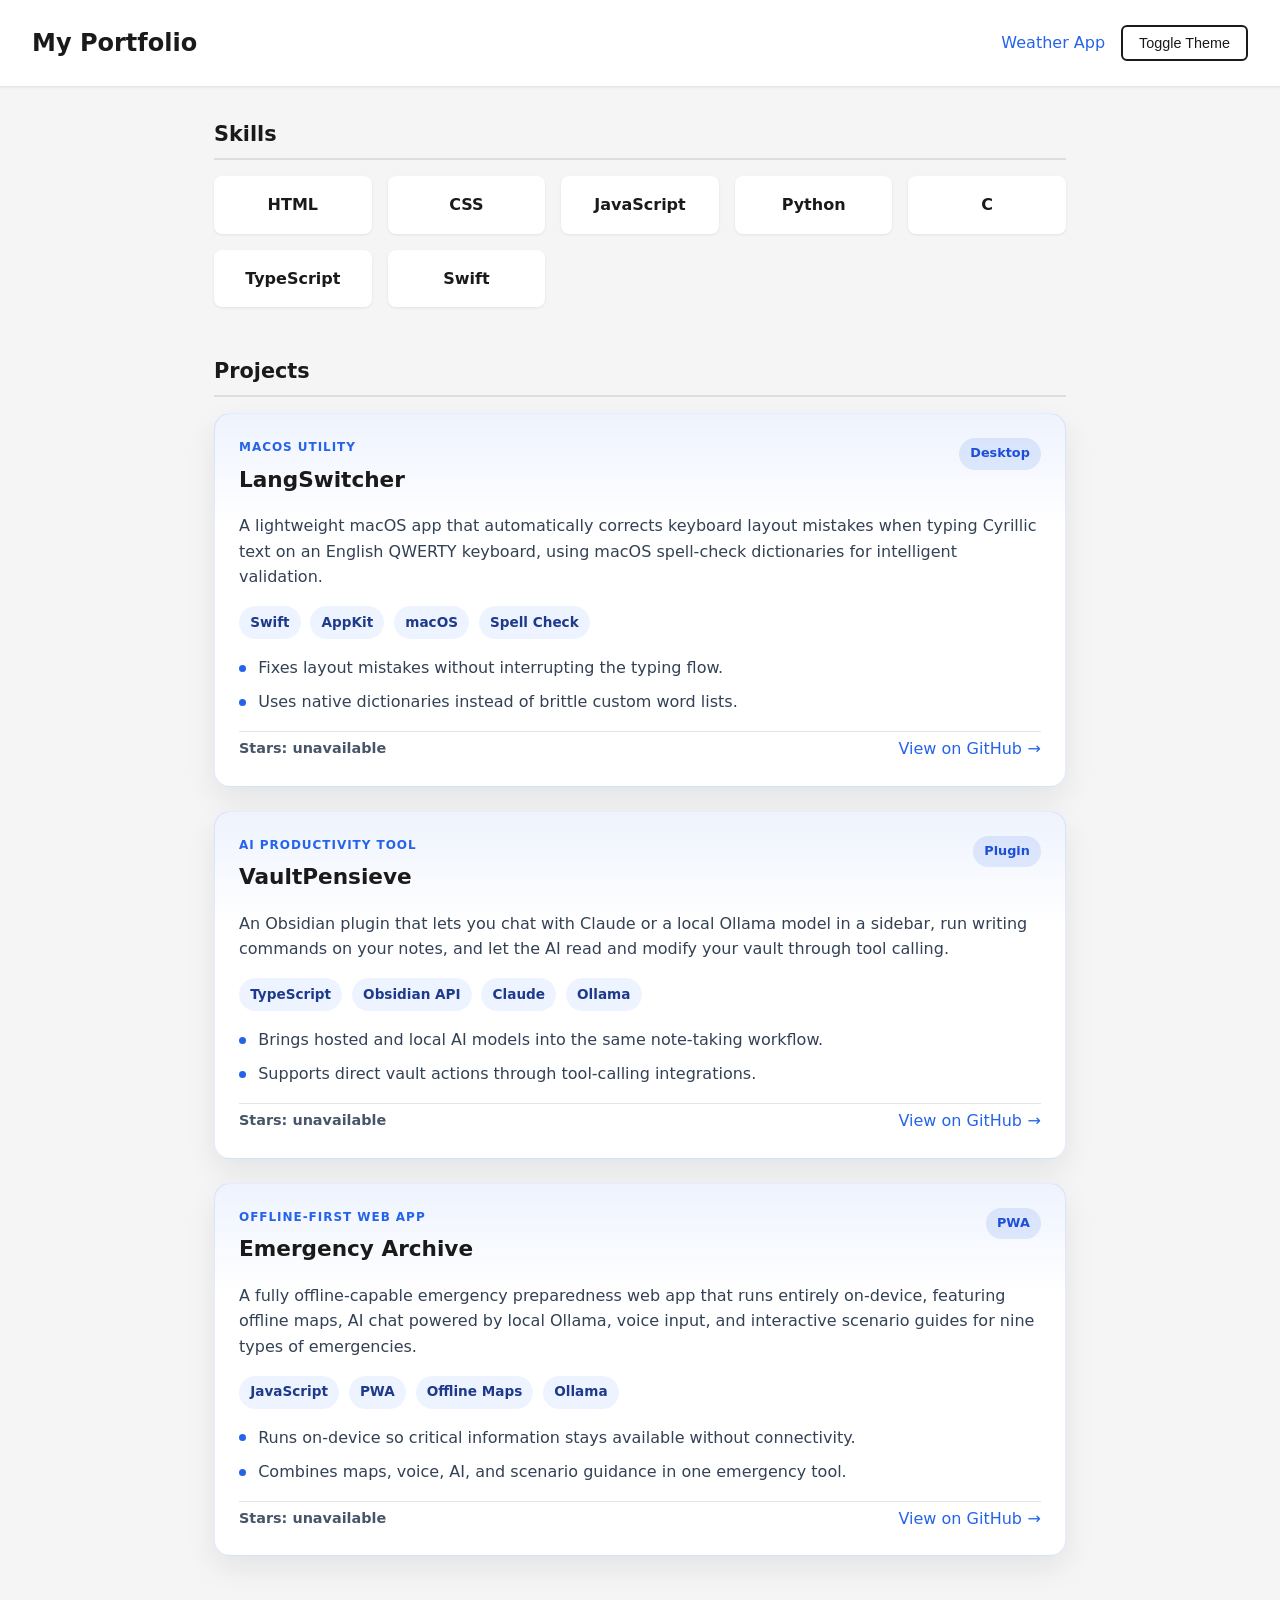
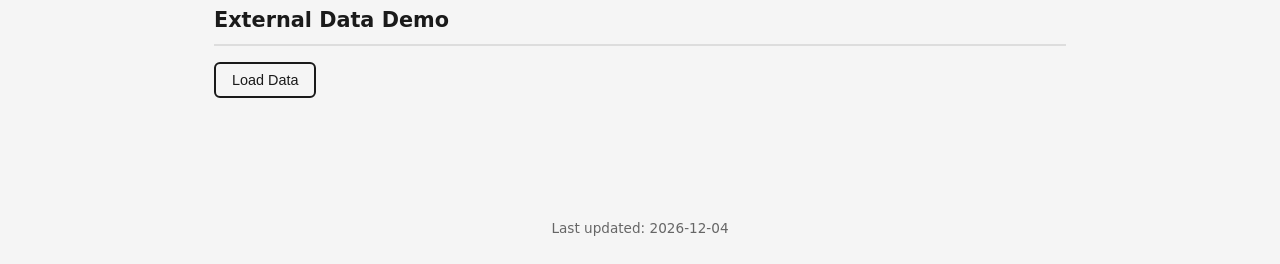
<file: Basic JavaScript/index.html>
<!DOCTYPE html>
<html lang="en">
<head>
  <meta charset="UTF-8">
  <meta name="viewport" content="width=device-width, initial-scale=1.0">
  <title>Portfolio</title>
  <link rel="stylesheet" href="style.css">
</head>
<body>
  <header>
    <h1>My Portfolio</h1>
    <nav>
      <a href="weather.html">Weather App</a>
      <button id="theme-toggle">Toggle Theme</button>
    </nav>
  </header>

  <main>
    <section id="skills">
      <h2>Skills</h2>
      <ul class="skills-grid">
        <li class="skill-card">HTML</li>
        <li class="skill-card">CSS</li>
        <li class="skill-card">JavaScript</li>
        <li class="skill-card">Python</li>
        <li class="skill-card">C</li>
        <li class="skill-card">TypeScript</li>
        <li class="skill-card">Swift</li>
      </ul>
    </section>

    <section id="projects">
      <h2>Projects</h2>
      <div class="projects-grid">
        <article class="project-card">
          <div class="project-card-top">
            <div>
              <p class="project-type">macOS Utility</p>
              <h3>LangSwitcher</h3>
            </div>
            <span class="project-status">Desktop</span>
          </div>
          <p class="project-summary">A lightweight macOS app that automatically corrects keyboard layout mistakes when typing Cyrillic text on an English QWERTY keyboard, using macOS spell-check dictionaries for intelligent validation.</p>
          <ul class="project-tags" aria-label="LangSwitcher technologies">
            <li>Swift</li>
            <li>AppKit</li>
            <li>macOS</li>
            <li>Spell Check</li>
          </ul>
          <ul class="project-highlights">
            <li>Fixes layout mistakes without interrupting the typing flow.</li>
            <li>Uses native dictionaries instead of brittle custom word lists.</li>
          </ul>
          <div class="project-link-row">
            <p class="project-stars" data-repo="TetRex/LangSwitcher" aria-live="polite">Stars: Loading…</p>
            <a href="https://github.com/TetRex/LangSwitcher">View on GitHub</a>
          </div>
        </article>
        <article class="project-card">
          <div class="project-card-top">
            <div>
              <p class="project-type">AI Productivity Tool</p>
              <h3>VaultPensieve</h3>
            </div>
            <span class="project-status">Plugin</span>
          </div>
          <p class="project-summary">An Obsidian plugin that lets you chat with Claude or a local Ollama model in a sidebar, run writing commands on your notes, and let the AI read and modify your vault through tool calling.</p>
          <ul class="project-tags" aria-label="VaultPensieve technologies">
            <li>TypeScript</li>
            <li>Obsidian API</li>
            <li>Claude</li>
            <li>Ollama</li>
          </ul>
          <ul class="project-highlights">
            <li>Brings hosted and local AI models into the same note-taking workflow.</li>
            <li>Supports direct vault actions through tool-calling integrations.</li>
          </ul>
          <div class="project-link-row">
            <p class="project-stars" data-repo="TetRex/VaultPensieve" aria-live="polite">Stars: Loading…</p>
            <a href="https://github.com/TetRex/VaultPensieve">View on GitHub</a>
          </div>
        </article>
        <article class="project-card">
          <div class="project-card-top">
            <div>
              <p class="project-type">Offline-First Web App</p>
              <h3>Emergency Archive</h3>
            </div>
            <span class="project-status">PWA</span>
          </div>
          <p class="project-summary">A fully offline-capable emergency preparedness web app that runs entirely on-device, featuring offline maps, AI chat powered by local Ollama, voice input, and interactive scenario guides for nine types of emergencies.</p>
          <ul class="project-tags" aria-label="Emergency Archive technologies">
            <li>JavaScript</li>
            <li>PWA</li>
            <li>Offline Maps</li>
            <li>Ollama</li>
          </ul>
          <ul class="project-highlights">
            <li>Runs on-device so critical information stays available without connectivity.</li>
            <li>Combines maps, voice, AI, and scenario guidance in one emergency tool.</li>
          </ul>
          <div class="project-link-row">
            <p class="project-stars" data-repo="TetRex/Emergency-Archive" aria-live="polite">Stars: Loading…</p>
            <a href="https://github.com/TetRex/Emergency-Archive">View on GitHub</a>
          </div>
        </article>
      </div>
    </section>

    <section id="external-data">
      <h2>External Data Demo</h2>
      <button id="load-data">Load Data</button>
      <div id="data-result"></div>
    </section>
  </main>

  <footer>
    <p>Last updated: <span id="last-updated"></span></p>
  </footer>

  <script src="script.js"></script>
</body>
</html>
</file>
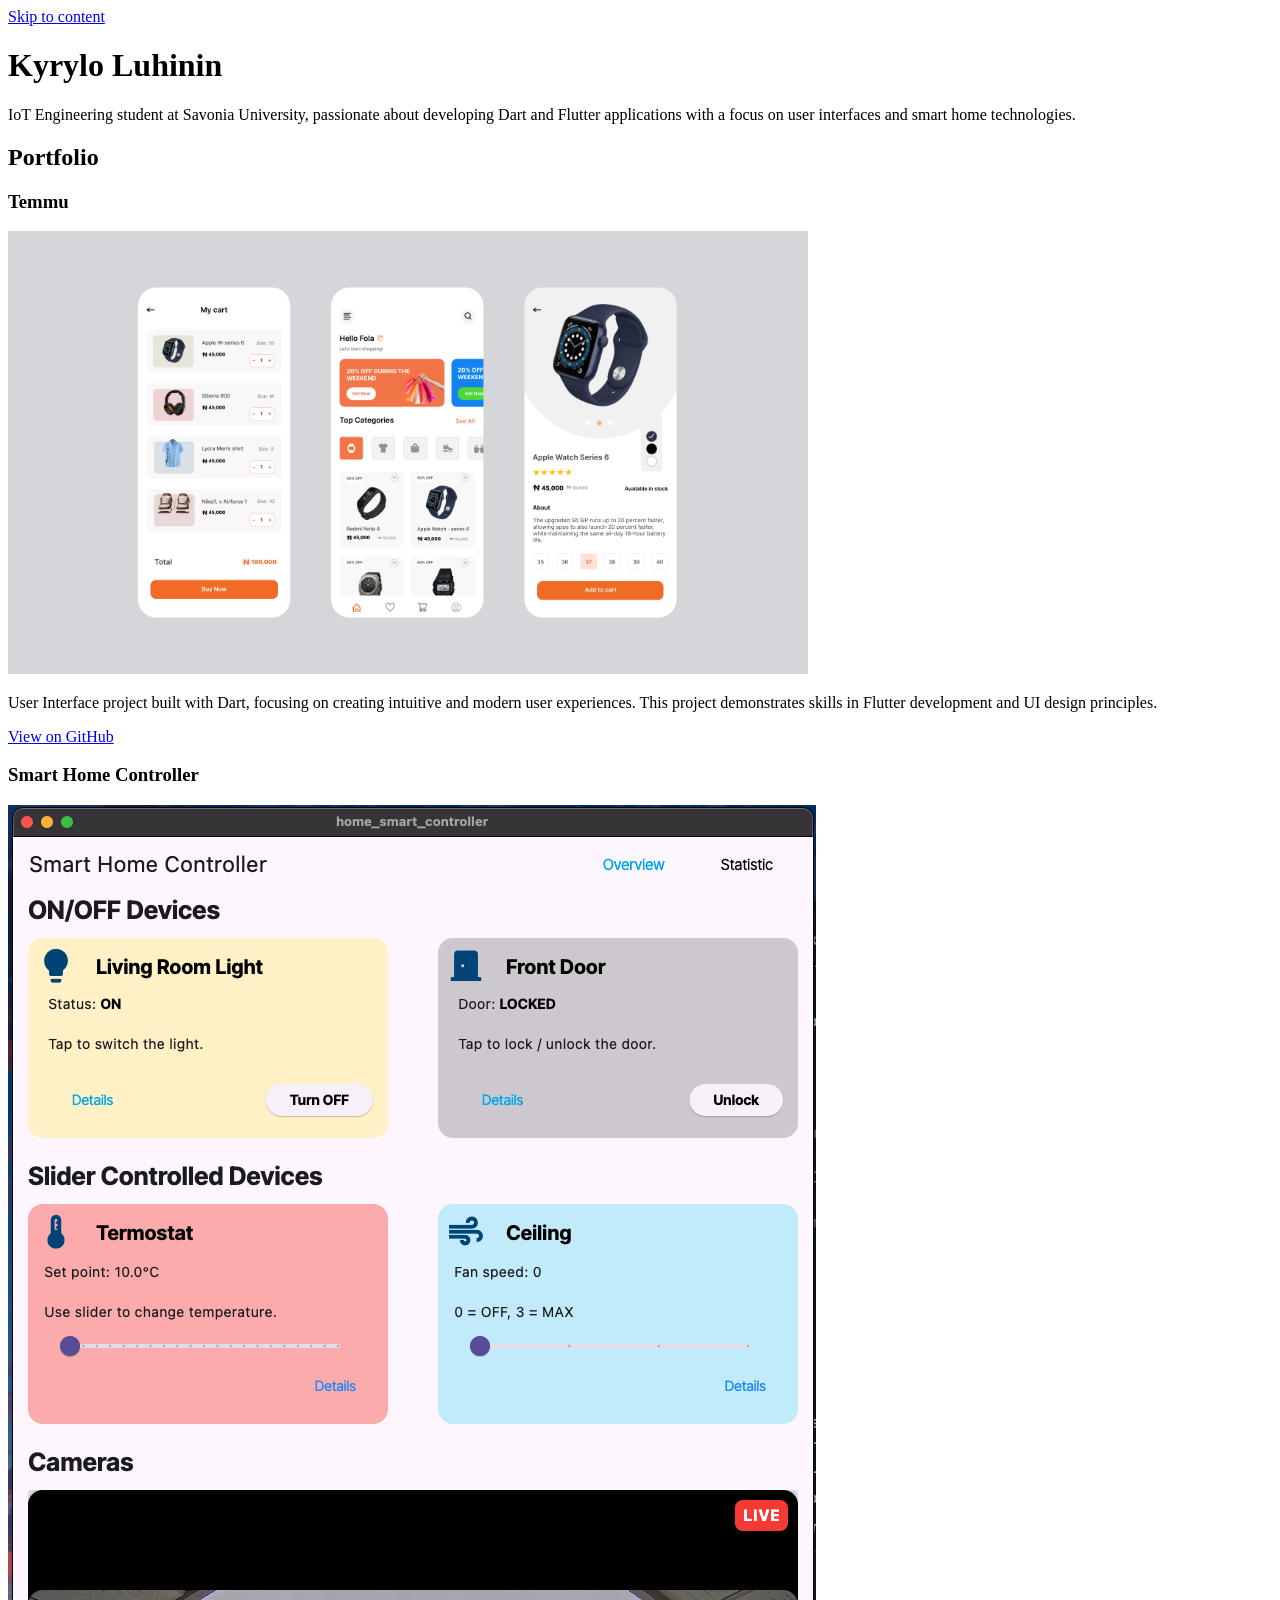
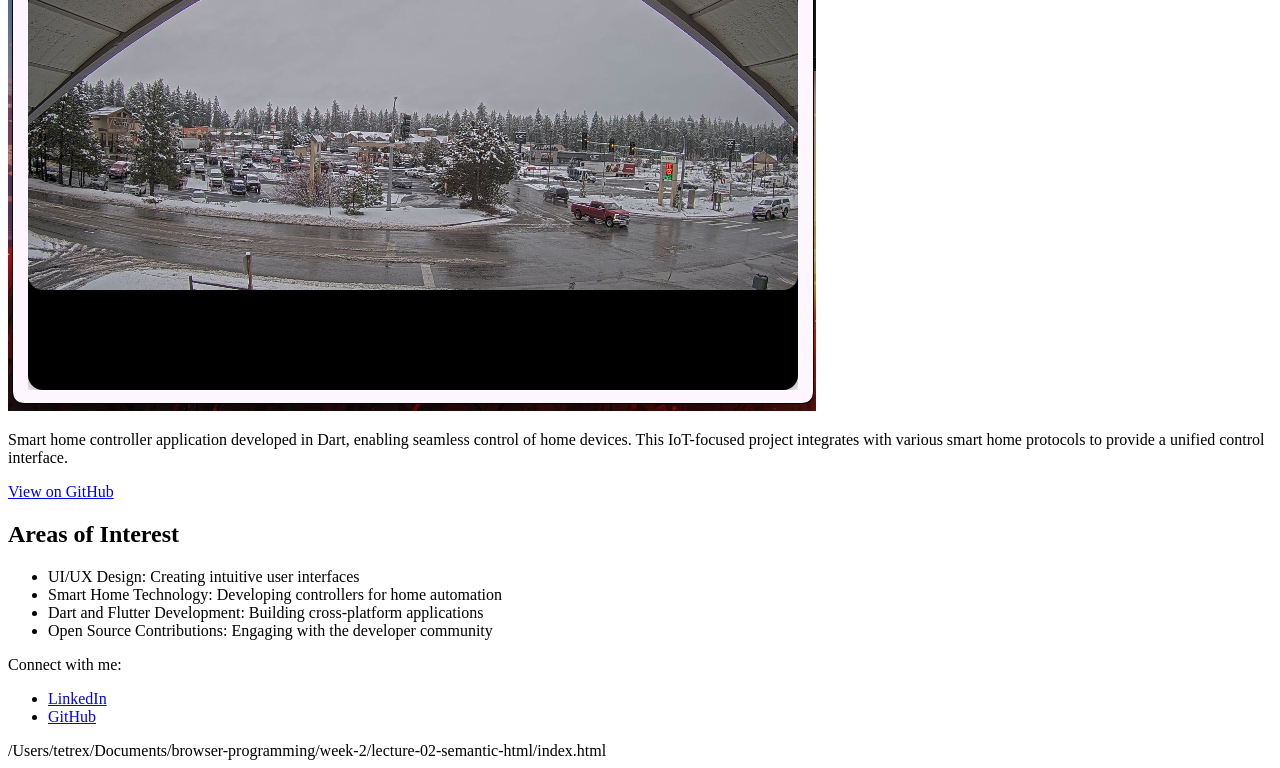
<file: lecture-02-semantic-html/index.html>
<!DOCTYPE html>
<html lang="en">
<head>
    <meta charset="UTF-8">
    <meta name="viewport" content="width=device-width, initial-scale=1.0">
    <title>Kyrylo Luhinin - Portfolio</title>
</head>
<body>
    <a href="#main">Skip to content</a>
    <header>
        <h1>Kyrylo Luhinin</h1>
        <p>IoT Engineering student at Savonia University, passionate about developing Dart and Flutter applications with a focus on user interfaces and smart home technologies.</p>
    </header>
    <main id="main">
        <section id="portfolio">
            <h2>Portfolio</h2>
            <article>
                <h3>Temmu</h3>
                <img src="temmu.png" alt="Screenshot of the Temmu user interface project" width="800">
                <p>User Interface project built with Dart, focusing on creating intuitive and modern user experiences. This project demonstrates skills in Flutter development and UI design principles.</p>
                <p><a href="https://github.com/TetRex/Temmu">View on GitHub</a></p>
            </article>
            <article>
                <h3>Smart Home Controller</h3>
                <img src="smart-home.png" alt="Screenshot of the Smart Home Controller application">
                <p>Smart home controller application developed in Dart, enabling seamless control of home devices. This IoT-focused project integrates with various smart home protocols to provide a unified control interface.</p>
                <p><a href="https://github.com/TetRex/Smart-Home-Controller">View on GitHub</a></p>
            </article>
        </section>
        <section id="interests">
            <h2>Areas of Interest</h2>
            <ul>
                <li>UI/UX Design: Creating intuitive user interfaces</li>
                <li>Smart Home Technology: Developing controllers for home automation</li>
                <li>Dart and Flutter Development: Building cross-platform applications</li>
                <li>Open Source Contributions: Engaging with the developer community</li>
            </ul>
        </section>
    </main>
    <footer>
        <p>Connect with me:</p>
        <ul>
            <li><a href="https://www.linkedin.com/in/kyrylo-luhinin-64a70b353">LinkedIn</a></li>
            <li><a href="https://github.com/TetRex">GitHub</a></li>
        </ul>
    </footer>
</body>
</html></content>
<parameter name="filePath">/Users/tetrex/Documents/browser-programming/week-2/lecture-02-semantic-html/index.html
</file>
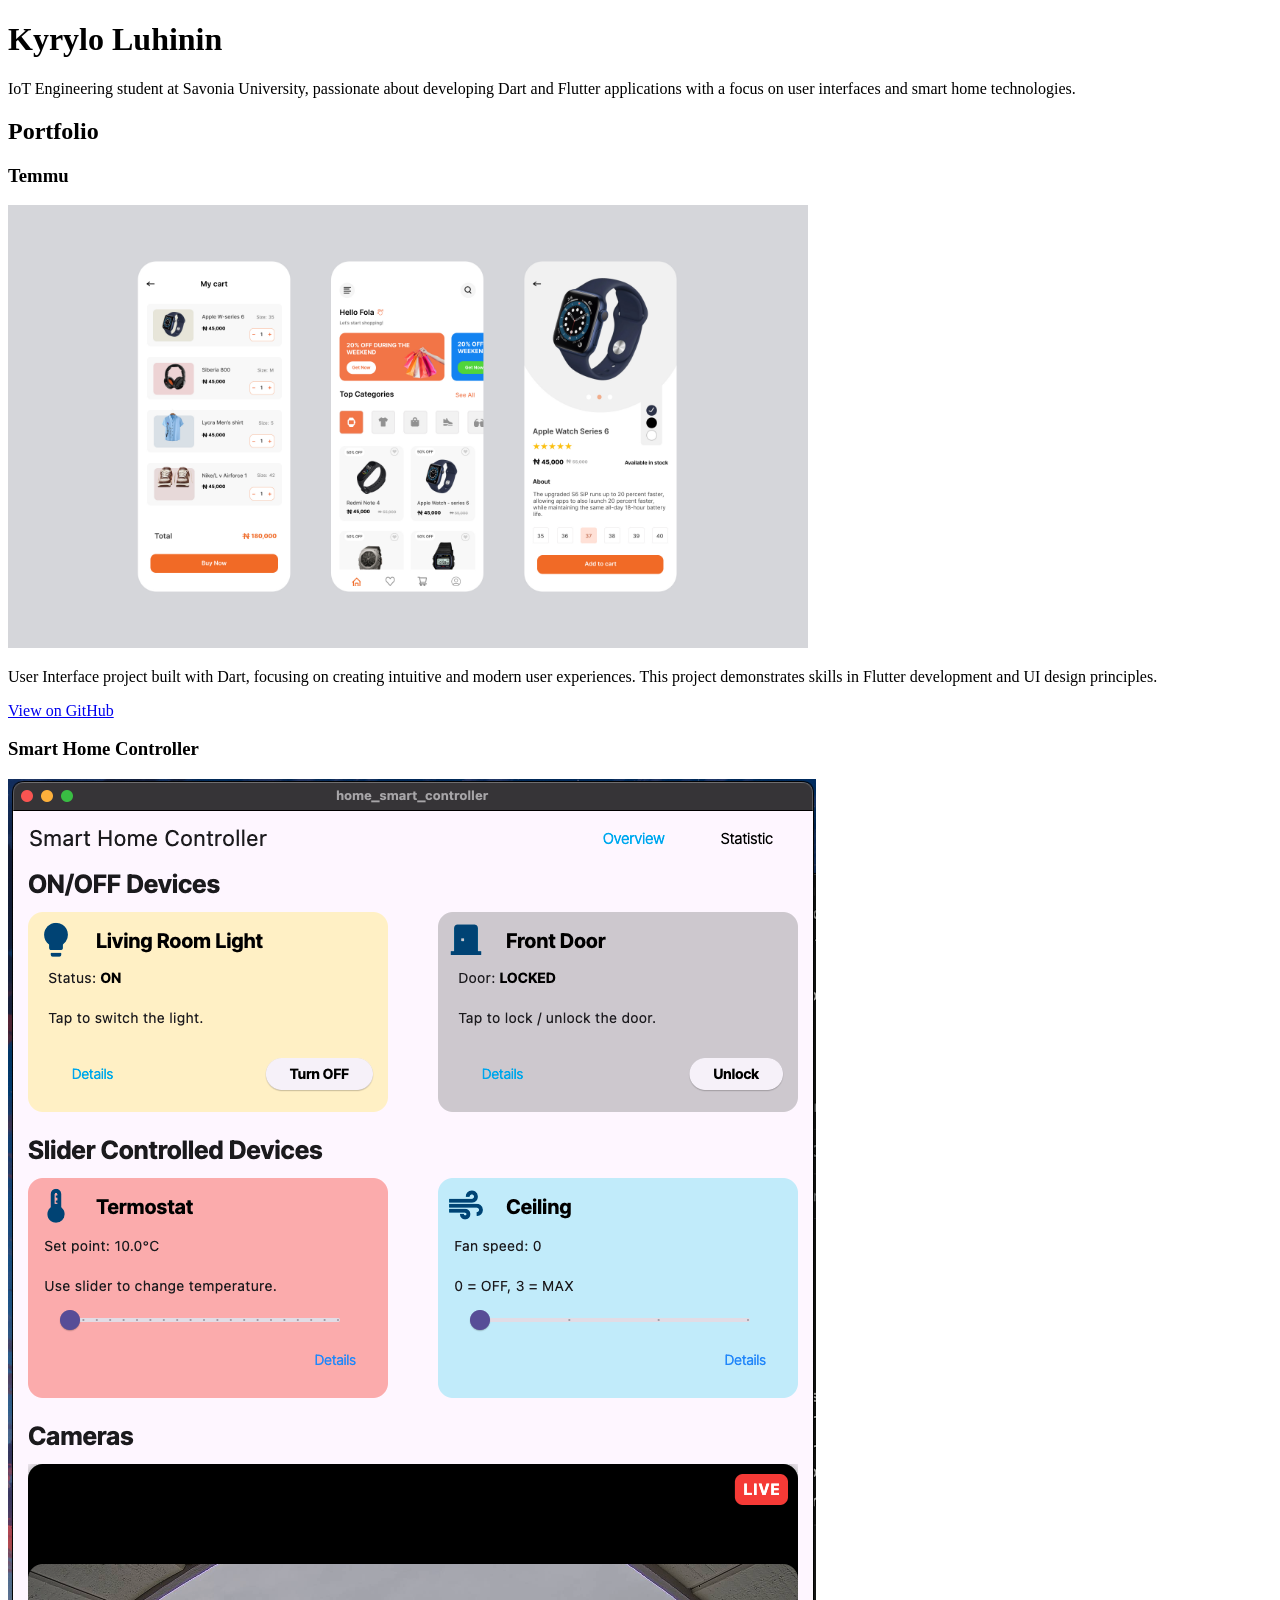
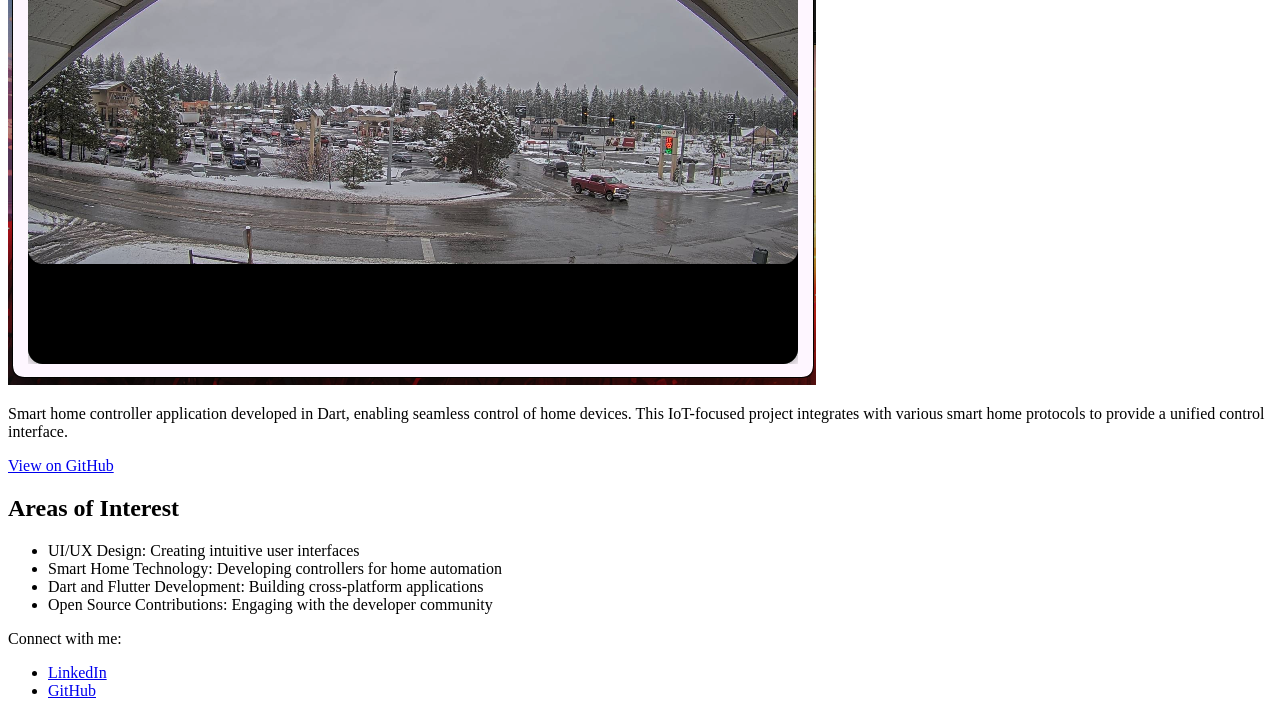
<file: lecture-02/index.html>
<!DOCTYPE html>
<html lang="en">
<head>
    <meta charset="UTF-8">
    <meta name="viewport" content="width=device-width, initial-scale=1.0">
    <title>Kyrylo Luhinin - Portfolio</title>
</head>
<body>
    <header>
        <h1>Kyrylo Luhinin</h1>
        <p>IoT Engineering student at Savonia University, passionate about developing Dart and Flutter applications with a focus on user interfaces and smart home technologies.</p>
    </header>
    <main id="main">
        <section id="portfolio">
            <h2>Portfolio</h2>
            <article>
                <h3>Temmu</h3>
                <img src="temmu.png" alt="Screenshot of the Temmu user interface project" width="800">
                <p>User Interface project built with Dart, focusing on creating intuitive and modern user experiences. This project demonstrates skills in Flutter development and UI design principles.</p>
                <p><a href="https://github.com/TetRex/Temmu">View on GitHub</a></p>
            </article>
            <article>
                <h3>Smart Home Controller</h3>
                <img src="smart-home.png" alt="Screenshot of the Smart Home Controller application">
                <p>Smart home controller application developed in Dart, enabling seamless control of home devices. This IoT-focused project integrates with various smart home protocols to provide a unified control interface.</p>
                <p><a href="https://github.com/TetRex/Smart-Home-Controller">View on GitHub</a></p>
            </article>
        </section>
        <section id="interests">
            <h2>Areas of Interest</h2>
            <ul>
                <li>UI/UX Design: Creating intuitive user interfaces</li>
                <li>Smart Home Technology: Developing controllers for home automation</li>
                <li>Dart and Flutter Development: Building cross-platform applications</li>
                <li>Open Source Contributions: Engaging with the developer community</li>
            </ul>
        </section>
    </main>
    <footer>
        <p>Connect with me:</p>
        <ul>
            <li><a href="https://www.linkedin.com/in/kyrylo-luhinin-64a70b353">LinkedIn</a></li>
            <li><a href="https://github.com/TetRex">GitHub</a></li>
        </ul>
    </footer>
</body>
</html></content>
</file>
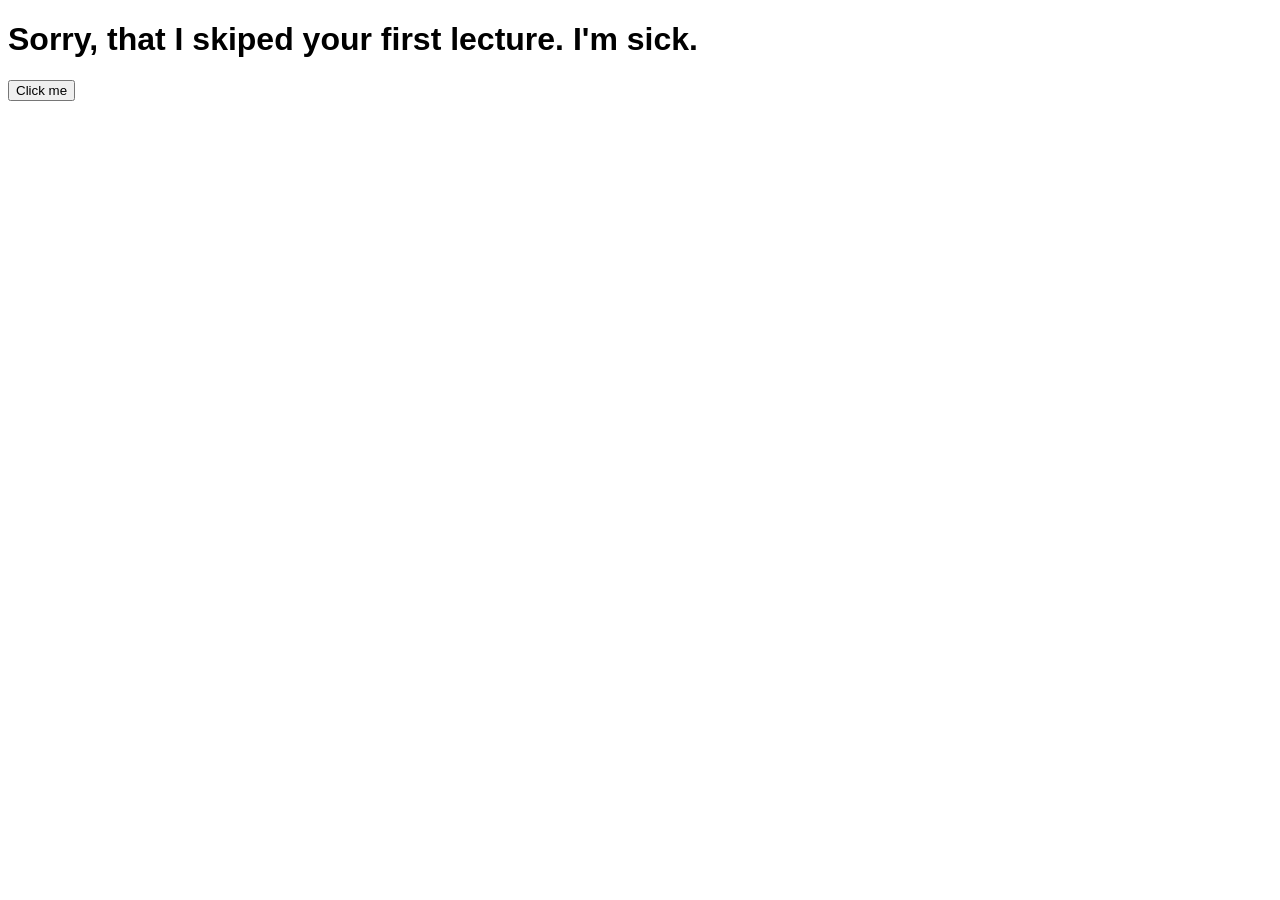
<file: week-1/index.html>
<!DOCTYPE html>
<html>
  <head>
    <style>
      body {
        background-color: rgb(255, 255, 255);
        color: rgb(0, 0, 0);
        font-family: Arial, sans-serif;
      }
    </style>
  </head>
<div>
    <h1>Sorry, that I skiped your first lecture. I'm sick.</h1>
</div>
<body>
  <button onclick="sayHello()">Click me</button>

  <script>
    function sayHello() {
      alert("My apologies");
    }
  </script>
</body>

</html>
</file>
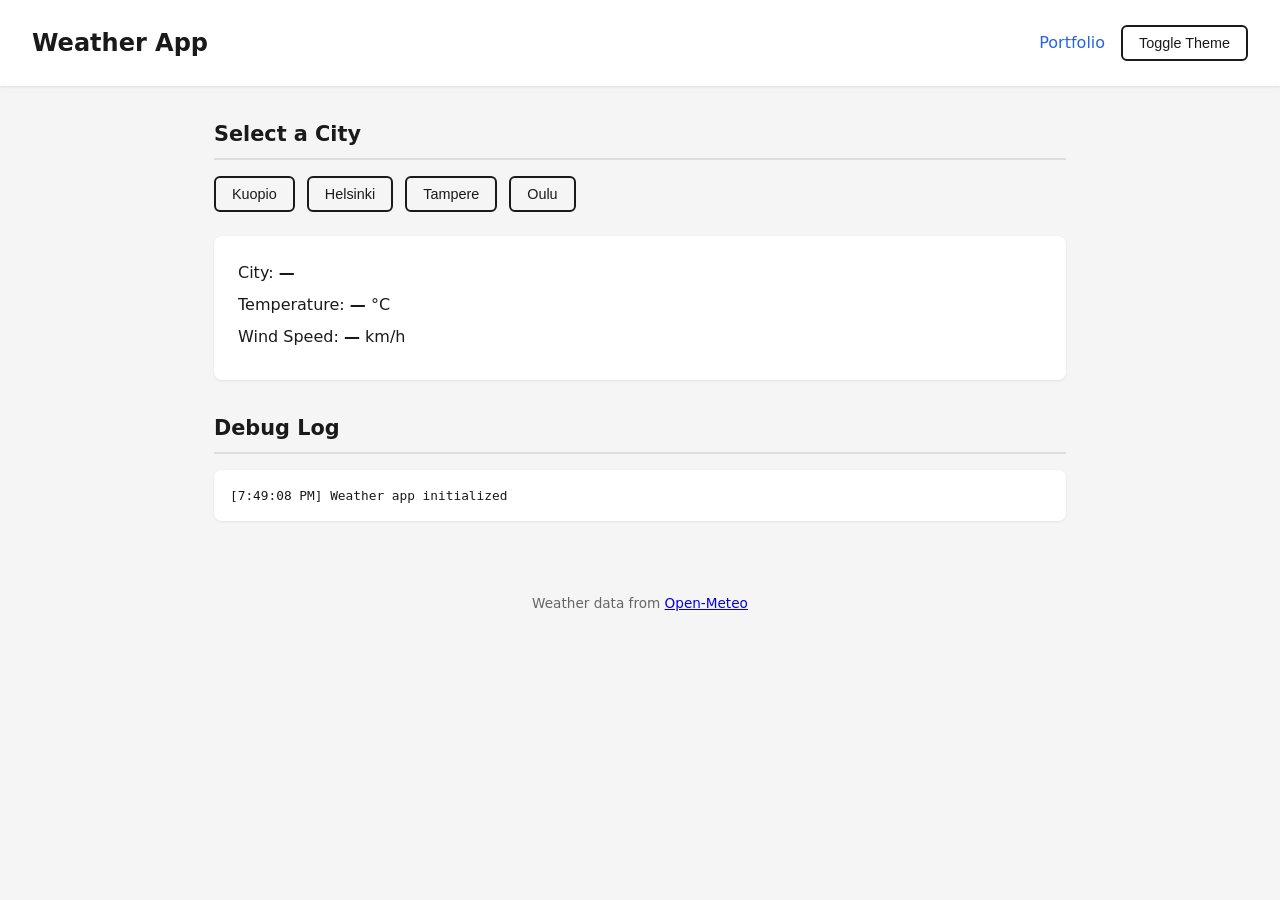
<file: Basic JavaScript/weather.html>
<!DOCTYPE html>
<html lang="en">
<head>
  <meta charset="UTF-8">
  <meta name="viewport" content="width=device-width, initial-scale=1.0">
  <title>Weather App</title>
  <link rel="stylesheet" href="style.css">
</head>
<body>
  <header>
    <h1>Weather App</h1>
    <nav>
      <a href="index.html">Portfolio</a>
      <button id="theme-toggle">Toggle Theme</button>
    </nav>
  </header>

  <main>
    <section id="weather">
      <h2>Select a City</h2>
      <div class="city-buttons">
        <button class="city-btn" data-lat="62.8924" data-lon="27.6770" data-city="Kuopio">Kuopio</button>
        <button class="city-btn" data-lat="60.1699" data-lon="24.9384" data-city="Helsinki">Helsinki</button>
        <button class="city-btn" data-lat="61.4978" data-lon="23.7610" data-city="Tampere">Tampere</button>
        <button class="city-btn" data-lat="65.0121" data-lon="25.4651" data-city="Oulu">Oulu</button>
      </div>

      <div id="weatherBox" class="weather-box">
        <p>City: <span id="city">—</span></p>
        <p>Temperature: <span id="temperature">—</span> °C</p>
        <p>Wind Speed: <span id="wind">—</span> km/h</p>
      </div>

      <h2>Debug Log</h2>
      <pre id="output"></pre>
    </section>
  </main>

  <footer>
    <p>Weather data from <a href="https://open-meteo.com/">Open-Meteo</a></p>
  </footer>

  <script src="weather.js"></script>
</body>
</html>
</file>
<file: Basic JavaScript/style.css>
*,
*::before,
*::after {
  box-sizing: border-box;
  margin: 0;
  padding: 0;
}

body {
  font-family: system-ui, -apple-system, sans-serif;
  line-height: 1.6;
  color: #1a1a1a;
  background: #f5f5f5;
  transition: background 0.3s, color 0.3s;
}

body.dark {
  color: #e0e0e0;
  background: #121212;
}

header {
  display: flex;
  justify-content: space-between;
  align-items: center;
  padding: 1.5rem 2rem;
  background: #fff;
  box-shadow: 0 1px 3px rgba(0, 0, 0, 0.1);
}

body.dark header {
  background: #1e1e1e;
  box-shadow: 0 1px 3px rgba(0, 0, 0, 0.4);
}

h1 {
  font-size: 1.5rem;
}

#theme-toggle {
  padding: 0.5rem 1rem;
  border: 2px solid #1a1a1a;
  border-radius: 6px;
  background: transparent;
  color: inherit;
  font-size: 0.9rem;
  cursor: pointer;
}

body.dark #theme-toggle {
  border-color: #e0e0e0;
}

main {
  max-width: 900px;
  margin: 2rem auto;
  padding: 0 1.5rem;
}

section {
  margin-bottom: 3rem;
}

h2 {
  font-size: 1.3rem;
  margin-bottom: 1rem;
  border-bottom: 2px solid #ddd;
  padding-bottom: 0.4rem;
}

body.dark h2 {
  border-bottom-color: #333;
}

/* Skills */
.skills-grid {
  list-style: none;
  display: grid;
  grid-template-columns: repeat(auto-fill, minmax(130px, 1fr));
  gap: 1rem;
}

.skill-card {
  padding: 1rem;
  text-align: center;
  background: #fff;
  border-radius: 8px;
  font-weight: 600;
  box-shadow: 0 1px 3px rgba(0, 0, 0, 0.08);
}

body.dark .skill-card {
  background: #1e1e1e;
  box-shadow: 0 1px 3px rgba(0, 0, 0, 0.3);
}

/* Projects */
.projects-grid {
  display: grid;
  gap: 1.5rem;
}

.project-card {
  padding: 1.5rem;
  background:
    linear-gradient(180deg, rgba(37, 99, 235, 0.08), rgba(37, 99, 235, 0) 7rem),
    #fff;
  border: 1px solid rgba(37, 99, 235, 0.12);
  border-radius: 16px;
  box-shadow: 0 12px 30px rgba(15, 23, 42, 0.08);
  display: grid;
  gap: 1rem;
}

body.dark .project-card {
  background:
    linear-gradient(180deg, rgba(96, 165, 250, 0.12), rgba(96, 165, 250, 0) 7rem),
    #1e1e1e;
  border-color: rgba(96, 165, 250, 0.16);
  box-shadow: 0 14px 32px rgba(0, 0, 0, 0.35);
}

.project-card-top {
  display: flex;
  justify-content: space-between;
  align-items: start;
  gap: 1rem;
}

.project-type {
  margin-bottom: 0.35rem;
  text-transform: uppercase;
  letter-spacing: 0.08em;
  font-size: 0.75rem;
  font-weight: 700;
  color: #2563eb;
}

body.dark .project-type {
  color: #93c5fd;
}

.project-status {
  flex-shrink: 0;
  padding: 0.35rem 0.7rem;
  border-radius: 999px;
  background: rgba(37, 99, 235, 0.12);
  color: #1d4ed8;
  font-size: 0.8rem;
  font-weight: 700;
}

body.dark .project-status {
  background: rgba(96, 165, 250, 0.16);
  color: #bfdbfe;
}

.project-card h3 {
  font-size: 1.35rem;
}

.project-summary {
  color: #334155;
}

body.dark .project-summary {
  color: #cbd5e1;
}

.project-tags,
.project-highlights {
  list-style: none;
}

.project-tags {
  display: flex;
  flex-wrap: wrap;
  gap: 0.6rem;
}

.project-tags li {
  padding: 0.35rem 0.7rem;
  border-radius: 999px;
  background: #eef4ff;
  color: #1e3a8a;
  font-size: 0.85rem;
  font-weight: 600;
}

body.dark .project-tags li {
  background: #172554;
  color: #dbeafe;
}

.project-highlights {
  display: grid;
  gap: 0.55rem;
}

.project-highlights li {
  position: relative;
  padding-left: 1.2rem;
  color: #334155;
}

.project-highlights li::before {
  content: "";
  position: absolute;
  left: 0;
  top: 0.6rem;
  width: 0.45rem;
  height: 0.45rem;
  border-radius: 50%;
  background: #2563eb;
}

body.dark .project-highlights li {
  color: #cbd5e1;
}

body.dark .project-highlights li::before {
  background: #60a5fa;
}

.project-link-row {
  display: flex;
  justify-content: space-between;
  align-items: center;
  gap: 1rem;
  flex-wrap: wrap;
  padding-top: 0.25rem;
  border-top: 1px solid rgba(148, 163, 184, 0.28);
}

body.dark .project-link-row {
  border-top-color: rgba(148, 163, 184, 0.18);
}

.project-stars {
  color: #475569;
  font-size: 0.9rem;
  font-weight: 600;
}

body.dark .project-stars {
  color: #cbd5e1;
}

.project-card a {
  color: #2563eb;
  text-decoration: none;
  font-weight: 500;
  display: inline-flex;
  align-items: center;
  gap: 0.35rem;
}

.project-card a:hover {
  text-decoration: underline;
}

body.dark .project-card a {
  color: #60a5fa;
}

.project-card a::after {
  content: "→";
}

@media (max-width: 640px) {
  .project-card-top {
    flex-direction: column;
    align-items: flex-start;
  }
}

/* External Data Demo */
#load-data {
  padding: 0.5rem 1rem;
  border: 2px solid #1a1a1a;
  border-radius: 6px;
  background: transparent;
  color: inherit;
  font-size: 0.9rem;
  cursor: pointer;
  margin-bottom: 1rem;
}

body.dark #load-data {
  border-color: #e0e0e0;
}

#data-result {
  padding: 1rem;
  min-height: 1.5rem;
}

#data-result dl {
  background: #fff;
  border-radius: 8px;
  padding: 1.5rem;
  box-shadow: 0 1px 3px rgba(0, 0, 0, 0.08);
  display: grid;
  grid-template-columns: auto 1fr;
  gap: 0.4rem 1rem;
}

body.dark #data-result dl {
  background: #1e1e1e;
  box-shadow: 0 1px 3px rgba(0, 0, 0, 0.3);
}

#data-result dt {
  font-weight: 600;
}

/* Navigation */
nav {
  display: flex;
  align-items: center;
  gap: 1rem;
}

nav a {
  color: #2563eb;
  text-decoration: none;
  font-weight: 500;
}

nav a:hover {
  text-decoration: underline;
}

body.dark nav a {
  color: #60a5fa;
}

/* Weather */
.city-buttons {
  display: flex;
  flex-wrap: wrap;
  gap: 0.75rem;
  margin-bottom: 1.5rem;
}

.city-btn {
  padding: 0.5rem 1rem;
  border: 2px solid #1a1a1a;
  border-radius: 6px;
  background: transparent;
  color: inherit;
  font-size: 0.9rem;
  cursor: pointer;
}

body.dark .city-btn {
  border-color: #e0e0e0;
}

.weather-box {
  background: #fff;
  border-radius: 8px;
  padding: 1.5rem;
  margin-bottom: 2rem;
  box-shadow: 0 1px 3px rgba(0, 0, 0, 0.08);
}

body.dark .weather-box {
  background: #1e1e1e;
  box-shadow: 0 1px 3px rgba(0, 0, 0, 0.3);
}

.weather-box p {
  margin-bottom: 0.4rem;
}

.weather-box span {
  font-weight: 600;
}

#output {
  background: #fff;
  border-radius: 8px;
  padding: 1rem;
  font-size: 0.8rem;
  line-height: 1.5;
  overflow-x: auto;
  box-shadow: 0 1px 3px rgba(0, 0, 0, 0.08);
  min-height: 3rem;
}

body.dark #output {
  background: #1e1e1e;
  box-shadow: 0 1px 3px rgba(0, 0, 0, 0.3);
}

/* Footer */
footer {
  text-align: center;
  padding: 1.5rem;
  font-size: 0.85rem;
  color: #666;
}

body.dark footer {
  color: #888;
}
</file>
